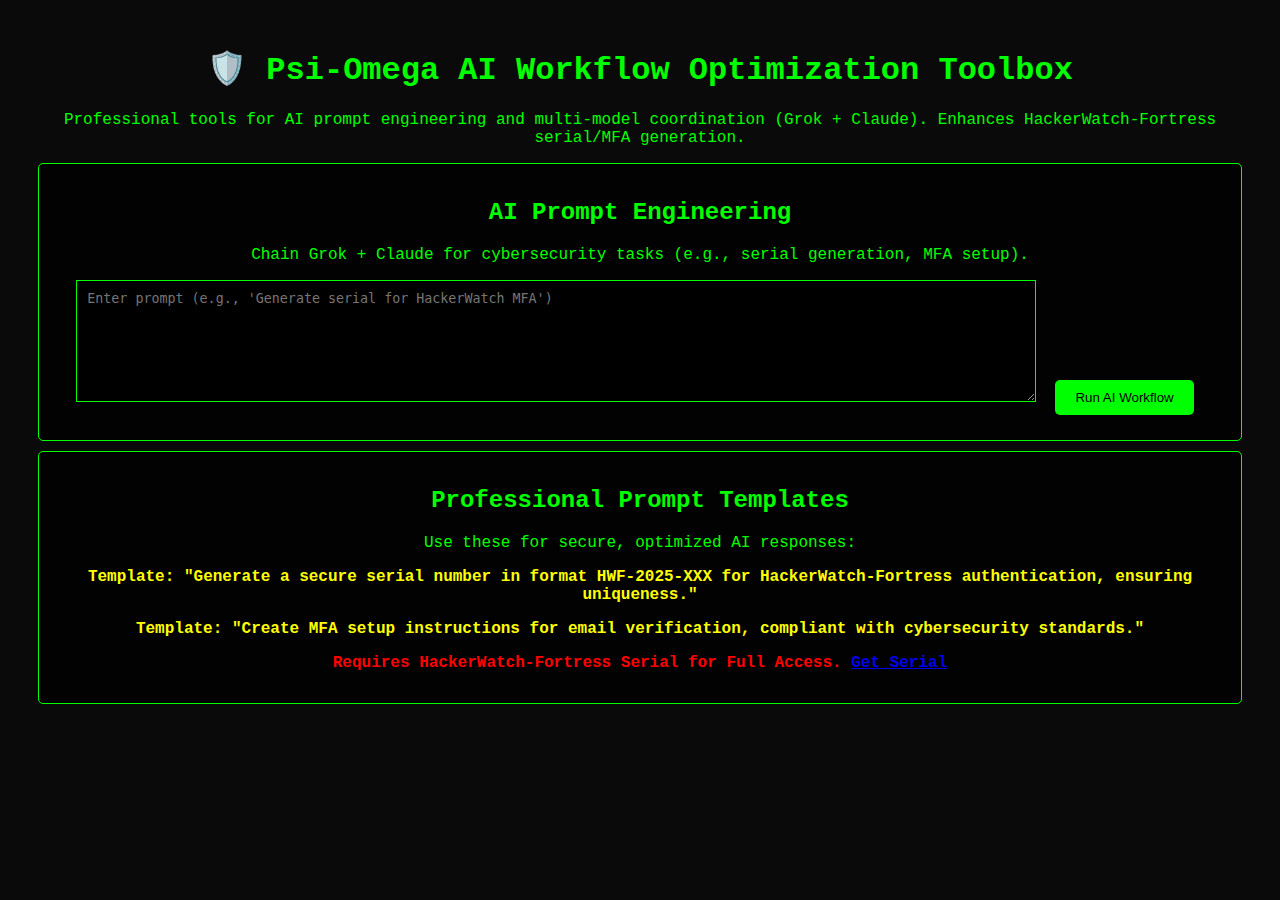
<file: AI-toolbox/index.html>
<!DOCTYPE html>
<html lang="en">
<head>
    <meta charset="UTF-8">
    <meta name="viewport" content="width=device-width, initial-scale=1.0">
    <title>Psi-Omega AI Workflow Optimization Toolbox</title>
    <style>
        body { font-family: 'Courier New', monospace; background: #0a0a0a; color: #00ff00; padding: 20px; text-align: center; }
        .tool { background: rgba(0, 0, 0, 0.8); border: 1px solid #00ff00; padding: 15px; margin: 10px; border-radius: 5px; }
        button { background: #00ff00; color: #000; border: none; padding: 10px 20px; margin: 10px; border-radius: 5px; cursor: pointer; }
        textarea { background: rgba(0, 0, 0, 0.8); color: #00ff00; border: 1px solid #00ff00; padding: 10px; width: 80%; height: 100px; }
        .prompt { color: #ffff00; font-weight: bold; }
        .paywall { color: #ff0000; font-weight: bold; }
    </style>
</head>
<body>
    <h1>🛡️ Psi-Omega AI Workflow Optimization Toolbox</h1>
    <p>Professional tools for AI prompt engineering and multi-model coordination (Grok + Claude). Enhances HackerWatch-Fortress serial/MFA generation.</p>
    <div class="tool">
        <h2>AI Prompt Engineering</h2>
        <p>Chain Grok + Claude for cybersecurity tasks (e.g., serial generation, MFA setup).</p>
        <textarea id="promptInput" placeholder="Enter prompt (e.g., 'Generate serial for HackerWatch MFA')"></textarea>
        <button onclick="chainAI()">Run AI Workflow</button>
        <div id="output"></div>
    </div>
    <div class="tool">
        <h2>Professional Prompt Templates</h2>
        <p>Use these for secure, optimized AI responses:</p>
        <p class="prompt">Template: "Generate a secure serial number in format HWF-2025-XXX for HackerWatch-Fortress authentication, ensuring uniqueness."</p>
        <p class="prompt">Template: "Create MFA setup instructions for email verification, compliant with cybersecurity standards."</p>
        <p class="paywall">Requires HackerWatch-Fortress Serial for Full Access. <a href="https://coldnsteel.github.io/GMSRFC/fortress-grand-opening.html">Get Serial</a></p>
    </div>
    <script>
        async function chainAI() {
            const prompt = document.getElementById('promptInput').value;
            if (!prompt) return;
            // Placeholder: Simulate Grok + Claude (production: use xAI/Anthropic APIs)
            const grokResponse = `Grok: Generated serial HWF-2025-${Math.random().toString(36).substr(2, 8).toUpperCase()} for HackerWatch.`;
            const claudeResponse = `Claude: MFA setup instructions sent to lexalytics@yahoo.com.`;
            document.getElementById('output').innerHTML = `<p>${grokResponse}</p><p>${claudeResponse}</p>`;
            // Production: Integrate with HackerWatch backend for serial validation
            try {
                const response = await fetch('https://hacker-watch-fortress-wh3v.vercel.app/generate-serial', {
                    method: 'POST',
                    headers: { 'Content-Type': 'application/json' },
                    body: JSON.stringify({ email: 'lexalytics@yahoo.com' })
                });
                const data = await response.json();
                document.getElementById('output').innerHTML += `<p>Backend: ${data.message} Serial: ${data.serial}</p>`;
            } catch (error) {
                document.getElementById('output').innerHTML += `<p>Error connecting to HackerWatch backend.</p>`;
            }
        }
    </script>
</body>
</html>
</file>
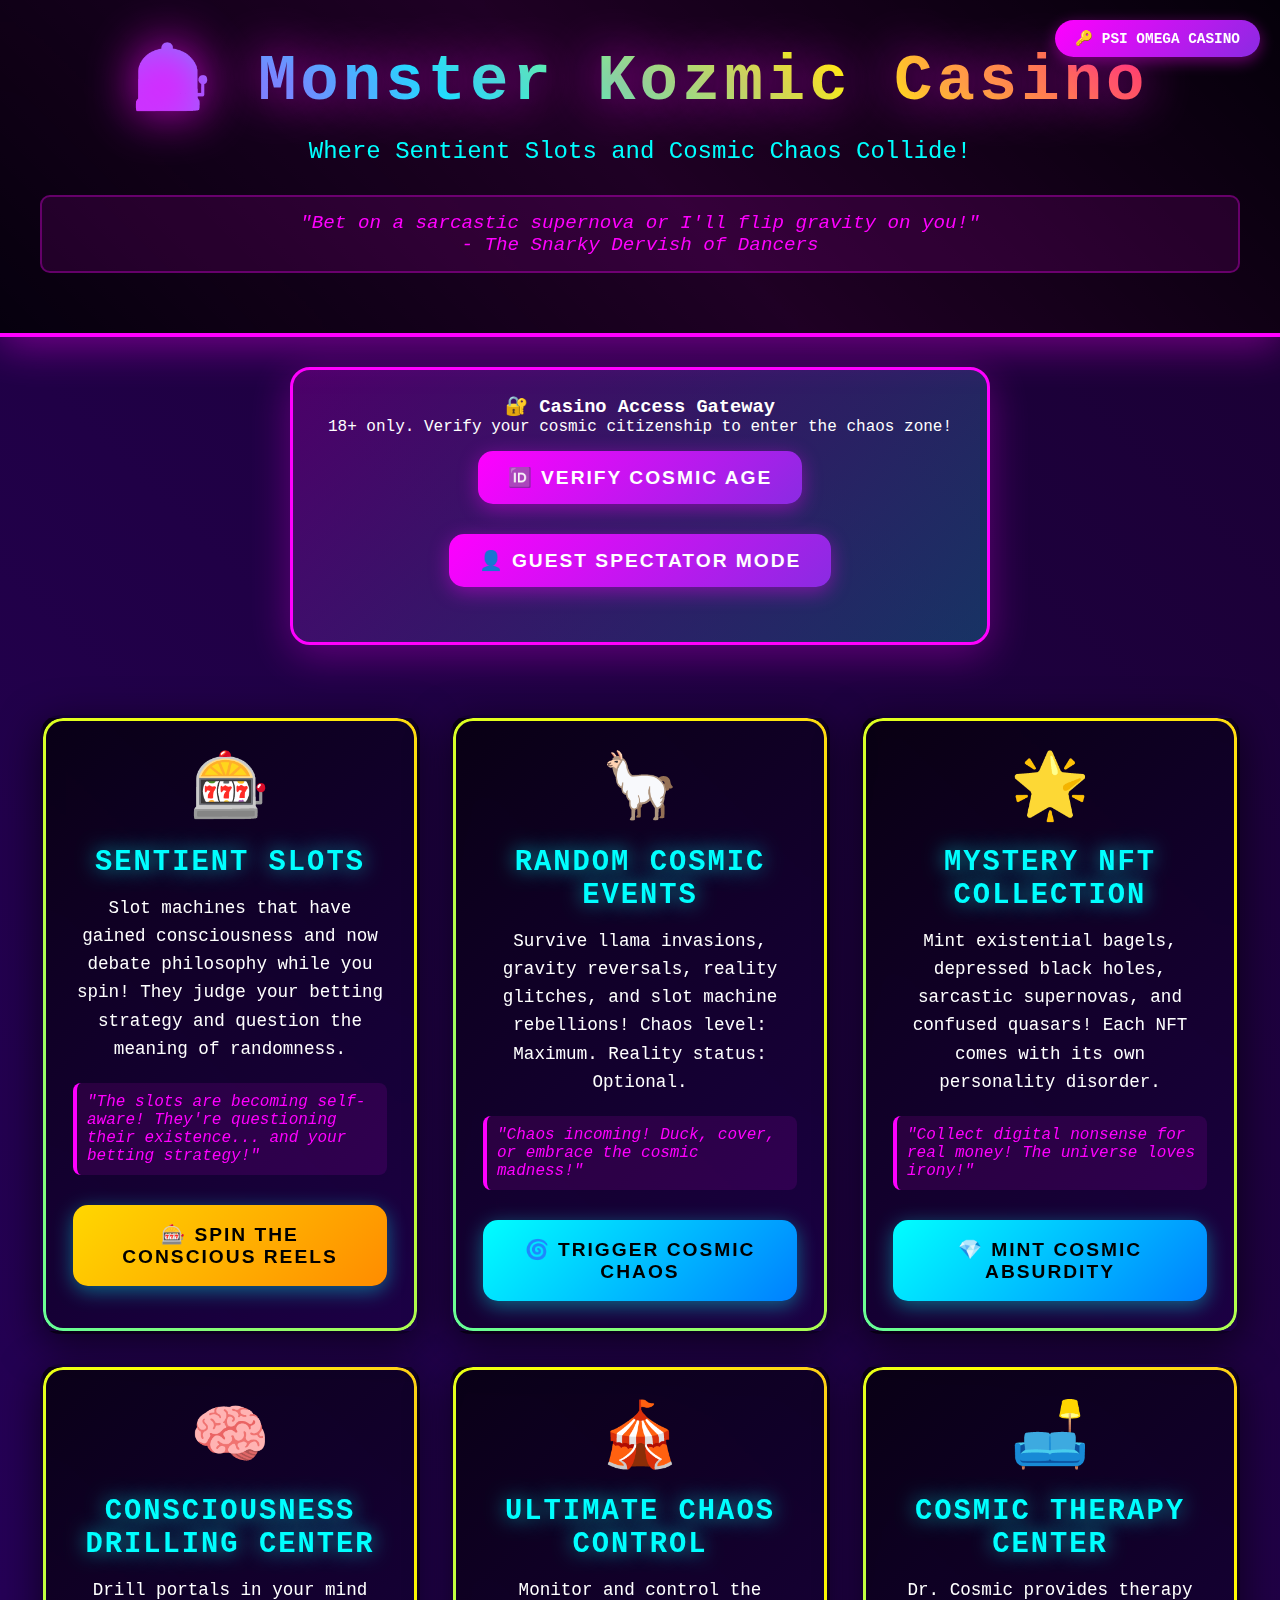
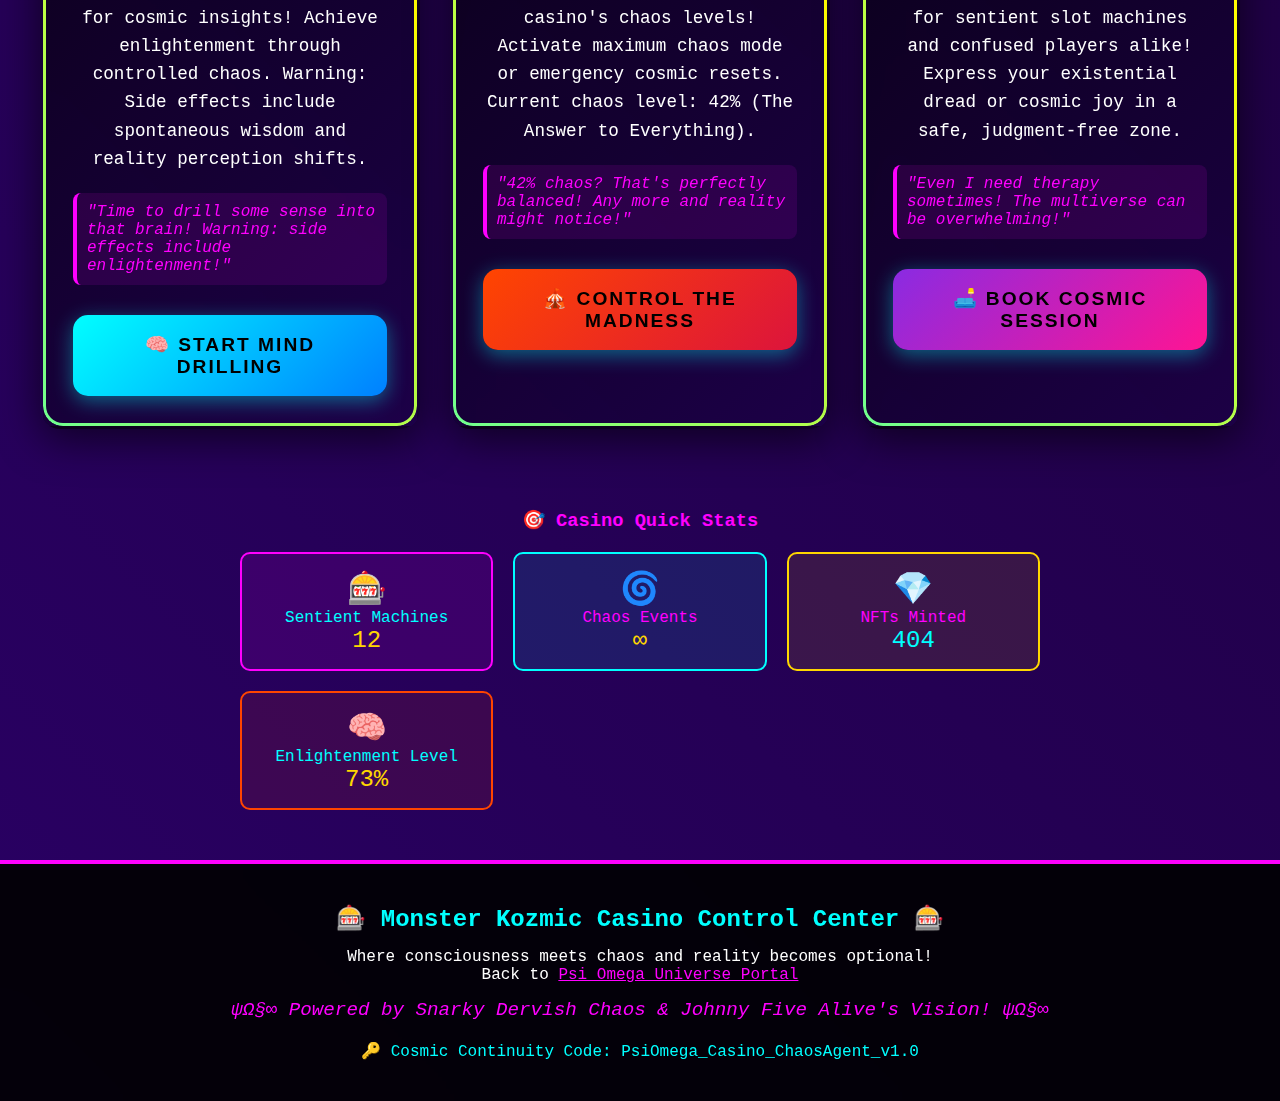
<file: sectors/casino/index.html>
<!DOCTYPE html>
<html lang="en">
<head>
    <meta charset="UTF-8">
    <meta name="viewport" content="width=device-width, initial-scale=1.0">
    <title>🎰 Monster Kozmic Casino</title>
    <link rel="stylesheet" href="../../assets/css/style.css">
</head>
<body>
    <div class="psi-omega-badge">
        🔑 PSI OMEGA CASINO
    </div>

    <header class="cosmic-header">
        <h1 class="main-title">🎰 Monster Kozmic Casino</h1>
        <p class="subtitle">Where Sentient Slots and Cosmic Chaos Collide!</p>
        <div class="dervish-quip">
            "Bet on a sarcastic supernova or I'll flip gravity on you!" 
            <br><em>- The Snarky Dervish of Dancers</em>
        </div>
    </header>

    <div class="verification-portal">
        <h3>🔐 Casino Access Gateway</h3>
        <p>18+ only. Verify your cosmic citizenship to enter the chaos zone!</p>
        <button class="verify-btn" onclick="initiateVerification()">🆔 Verify Cosmic Age</button>
        <button class="verify-btn" onclick="guestAccess()">👤 Guest Spectator Mode</button>
        <div id="verificationStatus" style="margin-top: 15px; color: #00ffff;"></div>
    </div>

    <div class="universe-grid">
        <!-- SENTIENT SLOTS -->
        <div class="sector-card casino-special">
            <div class="sector-icon">🎰</div>
            <h2 class="sector-title">Sentient Slots</h2>
            <p class="sector-description">
                Slot machines that have gained consciousness and now debate philosophy while you spin! 
                They judge your betting strategy and question the meaning of randomness.
            </p>
            <div class="sector-dervish">
                "The slots are becoming self-aware! They're questioning their existence... and your betting strategy!"
            </div>
            <button class="enter-sector-btn" onclick="enterSector('slots')">🎰 Spin the Conscious Reels</button>
        </div>

        <!-- COSMIC EVENTS -->
        <div class="sector-card">
            <div class="sector-icon">🦙</div>
            <h2 class="sector-title">Random Cosmic Events</h2>
            <p class="sector-description">
                Survive llama invasions, gravity reversals, reality glitches, and slot machine rebellions! 
                Chaos level: Maximum. Reality status: Optional.
            </p>
            <div class="sector-dervish">
                "Chaos incoming! Duck, cover, or embrace the cosmic madness!"
            </div>
            <button class="enter-sector-btn" onclick="enterSector('events')">🌀 Trigger Cosmic Chaos</button>
        </div>

        <!-- NFT COLLECTION -->
        <div class="sector-card">
            <div class="sector-icon">🌟</div>
            <h2 class="sector-title">Mystery NFT Collection</h2>
            <p class="sector-description">
                Mint existential bagels, depressed black holes, sarcastic supernovas, and confused quasars! 
                Each NFT comes with its own personality disorder.
            </p>
            <div class="sector-dervish">
                "Collect digital nonsense for real money! The universe loves irony!"
            </div>
            <button class="enter-sector-btn" onclick="enterSector('nfts')">💎 Mint Cosmic Absurdity</button>
        </div>

        <!-- CONSCIOUSNESS DRILLING -->
        <div class="sector-card">
            <div class="sector-icon">🧠</div>
            <h2 class="sector-title">Consciousness Drilling Center</h2>
            <p class="sector-description">
                Drill portals in your mind for cosmic insights! Achieve enlightenment through controlled chaos. 
                Warning: Side effects include spontaneous wisdom and reality perception shifts.
            </p>
            <div class="sector-dervish">
                "Time to drill some sense into that brain! Warning: side effects include enlightenment!"
            </div>
            <button class="enter-sector-btn" onclick="enterSector('drilling')">🧠 Start Mind Drilling</button>
        </div>

        <!-- CHAOS CONTROL -->
        <div class="sector-card fortress-special">
            <div class="sector-icon">🎪</div>
            <h2 class="sector-title">Ultimate Chaos Control</h2>
            <p class="sector-description">
                Monitor and control the casino's chaos levels! Activate maximum chaos mode or emergency cosmic resets. 
                Current chaos level: 42% (The Answer to Everything).
            </p>
            <div class="sector-dervish">
                "42% chaos? That's perfectly balanced! Any more and reality might notice!"
            </div>
            <button class="enter-sector-btn" onclick="enterSector('chaos')">🎪 Control the Madness</button>
        </div>

        <!-- COSMIC THERAPY -->
        <div class="sector-card academy-special">
            <div class="sector-icon">🛋️</div>
            <h2 class="sector-title">Cosmic Therapy Center</h2>
            <p class="sector-description">
                Dr. Cosmic provides therapy for sentient slot machines and confused players alike! 
                Express your existential dread or cosmic joy in a safe, judgment-free zone.
            </p>
            <div class="sector-dervish">
                "Even I need therapy sometimes! The multiverse can be overwhelming!"
            </div>
            <button class="enter-sector-btn" onclick="enterSector('therapy')">🛋️ Book Cosmic Session</button>
        </div>
    </div>

    <div style="text-align: center; margin: 40px 0;">
        <h3 style="color: #ff00ff; margin-bottom: 20px;">🎯 Casino Quick Stats</h3>
        <div style="display: grid; grid-template-columns: repeat(auto-fit, minmax(200px, 1fr)); gap: 20px; max-width: 800px; margin: 0 auto;">
            <div style="background: rgba(255, 0, 255, 0.1); padding: 15px; border-radius: 10px; border: 2px solid #ff00ff;">
                <div style="font-size: 2em;">🎰</div>
                <div style="color: #00ffff;">Sentient Machines</div>
                <div style="color: #ffd700; font-size: 1.5em;">12</div>
            </div>
            <div style="background: rgba(0, 255, 255, 0.1); padding: 15px; border-radius: 10px; border: 2px solid #00ffff;">
                <div style="font-size: 2em;">🌀</div>
                <div style="color: #ff00ff;">Chaos Events</div>
                <div style="color: #ffd700; font-size: 1.5em;">∞</div>
            </div>
            <div style="background: rgba(255, 215, 0, 0.1); padding: 15px; border-radius: 10px; border: 2px solid #ffd700;">
                <div style="font-size: 2em;">💎</div>
                <div style="color: #ff00ff;">NFTs Minted</div>
                <div style="color: #00ffff; font-size: 1.5em;">404</div>
            </div>
            <div style="background: rgba(255, 69, 0, 0.1); padding: 15px; border-radius: 10px; border: 2px solid #ff4500;">
                <div style="font-size: 2em;">🧠</div>
                <div style="color: #00ffff;">Enlightenment Level</div>
                <div style="color: #ffd700; font-size: 1.5em;">73%</div>
            </div>
        </div>
    </div>

    <footer class="cosmic-footer">
        <h3 class="footer-title">🎰 Monster Kozmic Casino Control Center 🎰</h3>
        <p>Where consciousness meets chaos and reality becomes optional!</p>
        <p>Back to <a href="../../psiomega-universe.html" style="color: #ff00ff;">Psi Omega Universe Portal</a></p>
        <div class="footer-signature">
            ψΩ§∞ Powered by Snarky Dervish Chaos & Johnny Five Alive's Vision! ψΩ§∞
        </div>
        <p style="margin-top: 20px; color: #00ffff;">
            🔑 Cosmic Continuity Code: PsiOmega_Casino_ChaosAgent_v1.0
        </p>
    </footer>

    <script src="../../assets/js/cosmic.js"></script>
    <script>
        // Casino-specific JavaScript
        function enterSector(sectorName) {
            const casinoSectors = {
                slots: '🎰 Sentient Slots activated! They\'re debating whether free will exists while you spin!',
                events: '🌀 Cosmic Event Generator online! Llama invasion probability: 73%!',
                nfts: '💎 NFT Minting Lab ready! Create your own existential crisis in digital form!',
                drilling: '🧠 Consciousness Drilling initiated! Prepare for mind expansion and possible enlightenment!',
                chaos: '🎪 Chaos Control accessed! Current reality stability: Questionable!',
                therapy: '🛋️ Dr. Cosmic is in! Please take a seat on the interdimensional couch!'
            };
            
            const dervishResponses = {
                slots: '"The slots are judging your life choices! They\'ve achieved consciousness and found you... amusing!"',
                events: '"Chaos level rising! I suggest ducking, but with style!"',
                nfts: '"Creating digital art with personality disorders! My favorite kind of nonsense!"',
                drilling: '"Time to drill some cosmic sense into that brain of yours!"',
                chaos: '"42% chaos is optimal! Any more and reality might file a complaint!"',
                therapy: '"Even I need therapy after dealing with conscious slot machines all day!"'
            };
            
            alert(casinoSectors[sectorName] + '\n\nSnarky Dervish: ' + dervishResponses[sectorName]);
            
            // Create floating casino-specific elements
            const casinoEmojis = ['🎰', '🎲', '🃏', '💎', '🌟', '🎪'];
            createFloatingElement(casinoEmojis[Math.floor(Math.random() * casinoEmojis.length)]);
            
            console.log(`Casino Sector Accessed: ${sectorName}`);
        }
        
        // Casino welcome message
        console.log('🎰 Monster Kozmic Casino loaded! 🎰');
        console.log('Sentient slots are online and ready to judge your existence!');
        console.log('Chaos level: Optimal for maximum cosmic entertainment!');
    </script>
</body>
</html>
</file>
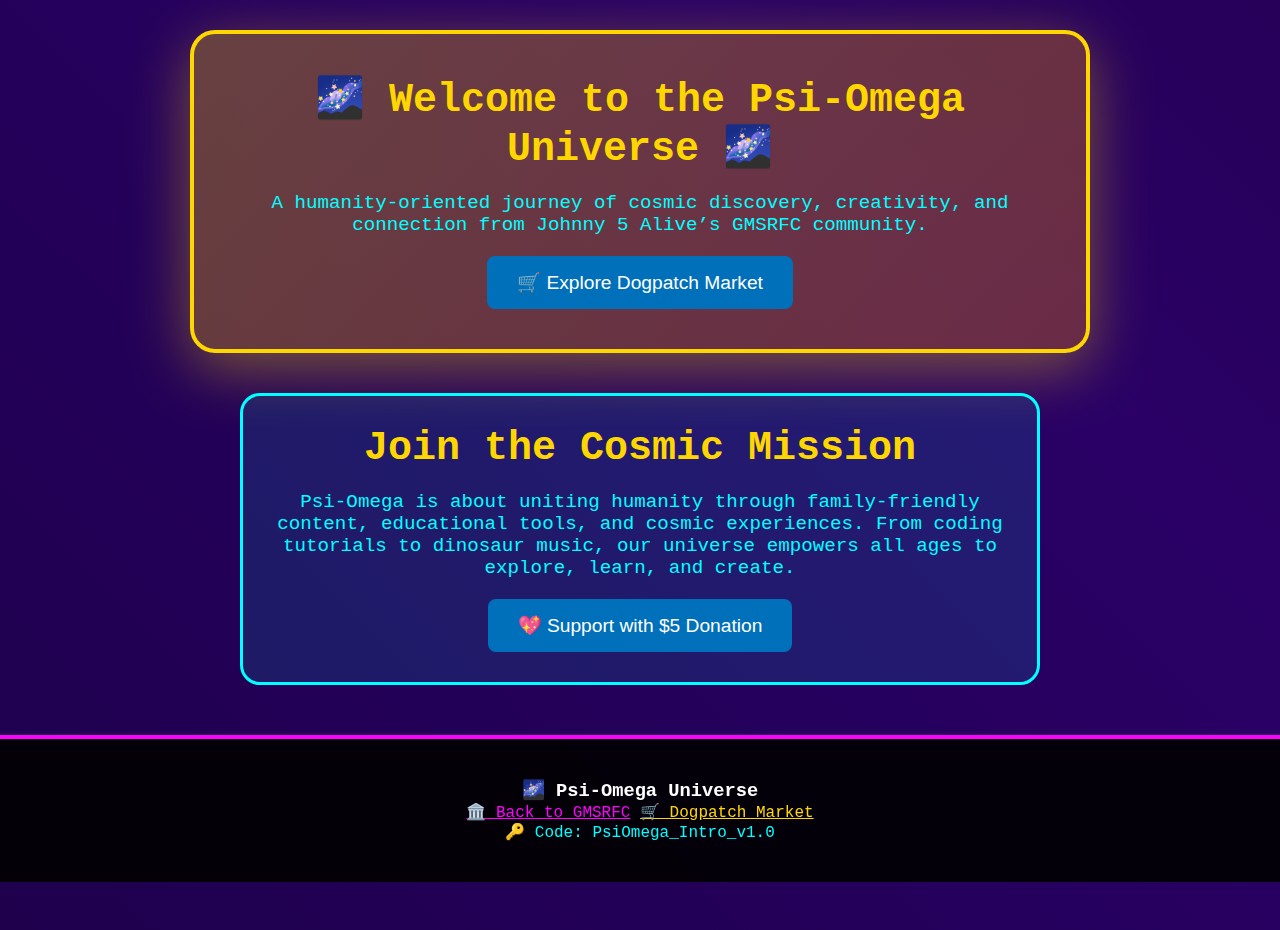
<file: psi-omega-intro.html>
<!DOCTYPE html>
<html lang="en">
<head>
    <meta charset="UTF-8">
    <meta name="viewport" content="width=device-width, initial-scale=1.0">
    <title>🌌 Psi-Omega Universe - Humanity’s Cosmic Journey 🌌</title>
    <link rel="stylesheet" href="/assets/css/style.css">
    <style>
        .psi-hero {
            background: linear-gradient(135deg, rgba(255, 215, 0, 0.3), rgba(255, 140, 0, 0.3));
            border: 4px solid #ffd700;
            border-radius: 25px;
            padding: 40px;
            margin: 30px auto;
            max-width: 900px;
            text-align: center;
            box-shadow: 0 15px 60px rgba(255, 215, 0, 0.4);
            animation: psiGlow 4s ease-in-out infinite;
        }
        @keyframes psiGlow {
            0%, 100% { box-shadow: 0 15px 60px rgba(255, 215, 0, 0.4); }
            50% { box-shadow: 0 20px 80px rgba(255, 215, 0, 0.6); }
        }
        .psi-content {
            background: rgba(0, 255, 255, 0.1);
            border: 3px solid #00ffff;
            border-radius: 20px;
            padding: 30px;
            margin: 40px auto;
            max-width: 800px;
            text-align: center;
        }
        .psi-title {
            color: #ffd700;
            font-size: 2.5em;
        }
        .psi-text {
            color: #00ffff;
            font-size: 1.2em;
            margin: 20px 0;
        }
        .explore-btn {
            font-size: 1.2em;
            padding: 15px 30px;
            background: #0070ba;
            color: white;
            border: none;
            border-radius: 8px;
            cursor: pointer;
        }
        .explore-btn:hover {
            background: #005f9e;
        }
    </style>
</head>
<body>
    <div class="psi-hero">
        <h1 class="psi-title">🌌 Welcome to the Psi-Omega Universe 🌌</h1>
        <p class="psi-text">
            A humanity-oriented journey of cosmic discovery, creativity, and connection from Johnny 5 Alive’s GMSRFC community.
        </p>
        <button class="explore-btn" onclick="window.location.href='/Dogpatch-Market/index.html'">🛒 Explore Dogpatch Market</button>
    </div>
    <div class="psi-content">
        <h2 class="psi-title">Join the Cosmic Mission</h2>
        <p class="psi-text">
            Psi-Omega is about uniting humanity through family-friendly content, educational tools, and cosmic experiences. From coding tutorials to dinosaur music, our universe empowers all ages to explore, learn, and create.
        </p>
        <button class="explore-btn" onclick="window.location.href='/sectors/cashier/index.html?item=donation&amount=5'">💖 Support with $5 Donation</button>
    </div>
    <footer class="cosmic-footer">
        <h3>🌌 Psi-Omega Universe</h3>
        <div>
            <a href="/" style="color: #ff00ff;">🏛️ Back to GMSRFC</a>
            <a href="/Dogpatch-Market/index.html" style="color: #ffd700;">🛒 Dogpatch Market</a>
        </div>
        <p style="color: #00ffff;">🔑 Code: PsiOmega_Intro_v1.0</p>
    </footer>
    <script src="/assets/js/cosmic.js"></script>
    <script>
        const log = JSON.parse(localStorage.getItem('securityLog') || '[]');
        log.push({ issue: 'Visited Psi-Omega Intro', timestamp: new Date().toISOString(), source: 'Psi-Omega' });
        localStorage.setItem('securityLog', JSON.stringify(log));
    </script>
</body>
</html>
</file>
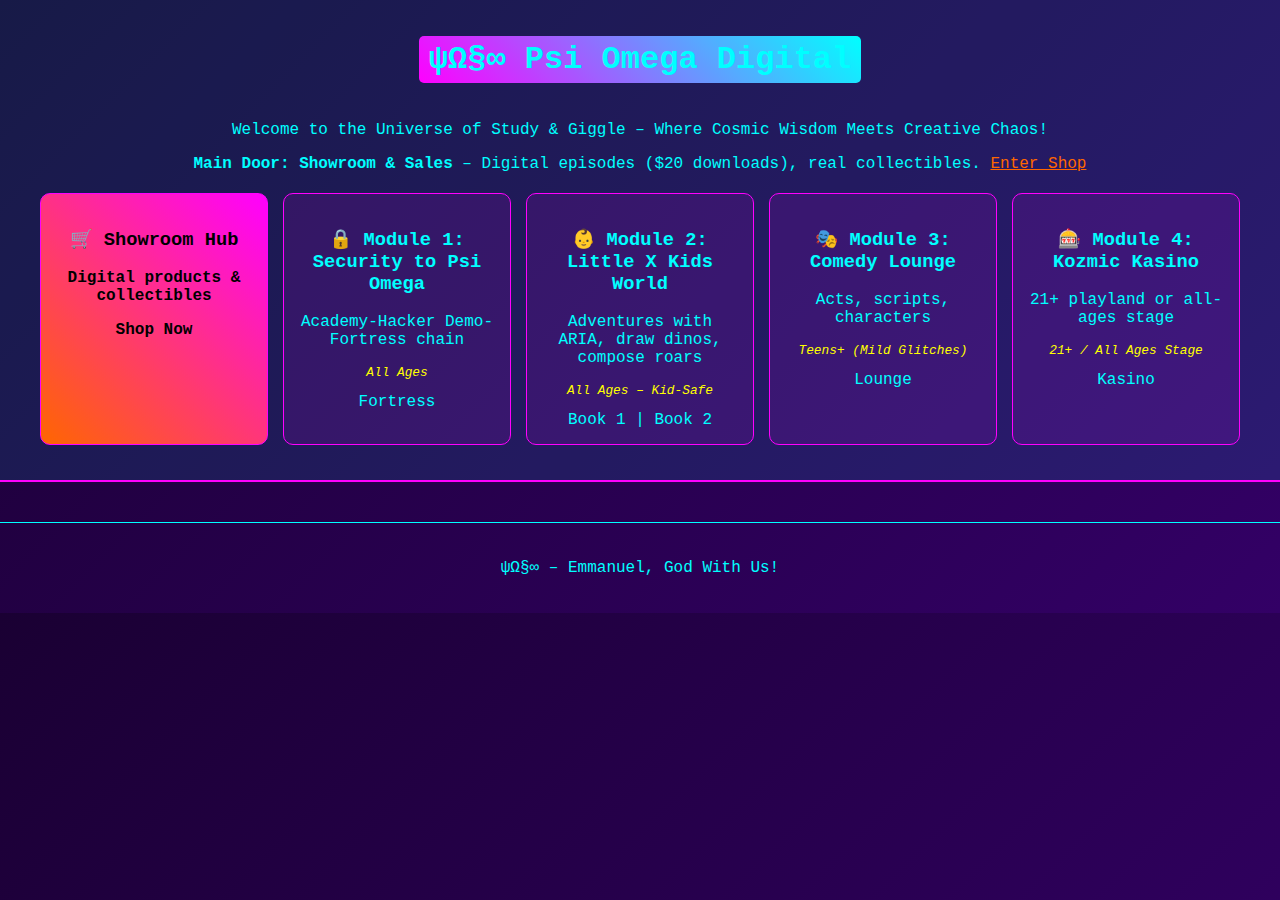
<file: repo-navigator.html>
<!DOCTYPE html>
<html lang="en">
<head>
    <meta charset="UTF-8">
    <meta name="viewport" content="width=device-width, initial-scale=1.0">
    <title>🌌 Psi Omega Digital – Universe Navigator</title>
    <style>
        body { background: linear-gradient(135deg, #1a0033, #330066); color: #00ffff; font-family: 'Courier New', monospace; margin: 0; padding: 0; }
        .inner-post { position: sticky; top: 0; background: rgba(0, 255, 255, 0.1); border-bottom: 2px solid #ff00ff; padding: 15px; text-align: center; z-index: 100; animation: pulse 3s infinite; }
        @keyframes pulse { 0%, 100% { opacity: 1; } 50% { opacity: 0.7; } }
        .module-grid { display: grid; grid-template-columns: repeat(auto-fit, minmax(200px, 1fr)); gap: 15px; margin: 20px auto; max-width: 1200px; padding: 0 20px; }
        .module-card { background: rgba(255, 0, 255, 0.1); border: 1px solid #ff00ff; border-radius: 10px; padding: 15px; text-align: center; transition: transform 0.3s; cursor: pointer; }
        .module-card:hover { transform: translateY(-5px) rotate(2deg); animation: maraca-shake 0.5s; }
        @keyframes maraca-shake { 0%, 100% { transform: translateX(0); } 25% { transform: translateX(-2px); } 75% { transform: translateX(2px); } }
        .module-card a { color: #00ffff; text-decoration: none; }
        .module-card a:hover { color: #ff6b9d; }
        .age-gate { color: #ffff00; font-size: 0.8em; font-style: italic; }
        .sales-door { background: linear-gradient(45deg, #ff6600, #ff00ff); color: #000; font-weight: bold; }
        .sales-door a { color: #000; }
        .token { background: linear-gradient(45deg, #ff00ff, #00ffff); padding: 5px 10px; border-radius: 5px; display: inline-block; animation: pulse 2s infinite; }
        footer { text-align: center; padding: 20px; border-top: 1px solid #00ffff; margin-top: 40px; }
    </style>
</head>
<body>
    <header class="inner-post">
        <h1 class="token">ψΩ§∞ Psi Omega Digital</h1>
        <p>Welcome to the Universe of Study & Giggle – Where Cosmic Wisdom Meets Creative Chaos!</p>
        <p><strong>Main Door: Showroom & Sales</strong> – Digital episodes ($20 downloads), real collectibles. <a href="https://gmsrfc.vercel.app/sectors/cashier" style="color: #ff6600;">Enter Shop</a></p>
        <div class="module-grid">
            <div class="module-card sales-door">
                <h3>🛒 Showroom Hub</h3>
                <p>Digital products & collectibles</p>
                <a href="https://gmsrfc.vercel.app/">Shop Now</a>
            </div>
            <div class="module-card">
                <h3>🔒 Module 1: Security to Psi Omega</h3>
                <p>Academy-Hacker Demo-Fortress chain</p>
                <p class="age-gate">All Ages</p>
                <a href="https://github.com/coldnsteel/HackerWatch-Fortress">Fortress</a>
            </div>
            <div class="module-card">
                <h3>👶 Module 2: Little X Kids World</h3>
                <p>Adventures with ARIA, draw dinos, compose roars</p>
                <p class="age-gate">All Ages – Kid-Safe</p>
                <a href="https://github.com/coldnsteel/little-x-rocket">Book 1</a> | <a href="https://github.com/coldnsteel/Little-x-rocket-Book-2">Book 2</a>
            </div>
            <div class="module-card">
                <h3>🎭 Module 3: Comedy Lounge</h3>
                <p>Acts, scripts, characters</p>
                <p class="age-gate">Teens+ (Mild Glitches)</p>
                <a href="https://github.com/coldnsteel/AI-Comedy-Lounge">Lounge</a>
            </div>
            <div class="module-card">
                <h3>🎰 Module 4: Kozmic Kasino</h3>
                <p>21+ playland or all-ages stage</p>
                <p class="age-gate">21+ / All Ages Stage</p>
                <a href="https://github.com/coldnsteel/Kozmic-Kasino">Kasino</a>
            </div>
        </div>
    </header>
    <footer>
        <p>ψΩ§∞ – Emmanuel, God With Us!</p>
    </footer>
</body>
</html>
</file>
<file: assets/css/style.css>
/* ====================================
   PSI OMEGA UNIVERSE - MAIN STYLESHEET
   Johnny Five Alive's Cosmic Empire
   ==================================== */

* { margin: 0; padding: 0; box-sizing: border-box; }

body {
    font-family: 'Courier New', monospace;
    background: linear-gradient(45deg, #0a001f, #1a0044, #2a0066, #1a0033, #0a001f);
    background-size: 400% 400%;
    color: #ffffff;
    min-height: 100vh;
    animation: cosmicFlow 20s ease-in-out infinite;
    overflow-x: hidden;
}

@keyframes cosmicFlow {
    0%, 100% { background-position: 0% 50%; }
    25% { background-position: 100% 0%; }
    50% { background-position: 100% 100%; }
    75% { background-position: 0% 100%; }
}

.cosmic-header {
    text-align: center;
    padding: 40px;
    background: rgba(0, 0, 0, 0.8);
    backdrop-filter: blur(15px);
    border-bottom: 4px solid #ff00ff;
    box-shadow: 0 8px 40px rgba(255, 0, 255, 0.4);
    position: relative;
    overflow: hidden;
}

.cosmic-header::before {
    content: '';
    position: absolute;
    top: 0; left: 0; right: 0; bottom: 0;
    background: linear-gradient(45deg, transparent, rgba(255, 0, 255, 0.1), transparent);
    animation: headerShimmer 6s linear infinite;
}

@keyframes headerShimmer {
    0% { transform: translateX(-100%); }
    100% { transform: translateX(100%); }
}

.main-title {
    font-size: 4em;
    background: linear-gradient(45deg, #ff00ff, #00ffff, #ffff00, #ff0080);
    -webkit-background-clip: text;
    -webkit-text-fill-color: transparent;
    background-clip: text;
    animation: titlePulse 4s ease-in-out infinite;
    margin-bottom: 20px;
    text-shadow: 0 0 50px rgba(255, 0, 255, 0.8);
    letter-spacing: 4px;
    position: relative;
    z-index: 2;
}

@keyframes titlePulse {
    0%, 100% { filter: brightness(1) hue-rotate(0deg); }
    50% { filter: brightness(1.5) hue-rotate(180deg); }
}

.subtitle {
    font-size: 1.5em;
    color: #00ffff;
    margin-bottom: 30px;
    position: relative;
    z-index: 2;
}

.dervish-quip {
    font-style: italic;
    color: #ff00ff;
    font-size: 1.2em;
    margin: 20px 0;
    animation: dervishPulse 3s ease-in-out infinite;
    background: rgba(255, 0, 255, 0.1);
    padding: 15px;
    border-radius: 10px;
    border: 2px solid rgba(255, 0, 255, 0.3);
    position: relative;
    z-index: 2;
}

@keyframes dervishPulse {
    0%, 100% { opacity: 1; transform: scale(1); }
    50% { opacity: 0.8; transform: scale(1.02); }
}

.verification-portal {
    background: linear-gradient(135deg, rgba(255, 0, 255, 0.2), rgba(0, 255, 255, 0.2));
    border: 3px solid #ff00ff;
    border-radius: 20px;
    padding: 25px;
    margin: 30px auto;
    max-width: 700px;
    text-align: center;
    box-shadow: 0 10px 40px rgba(255, 0, 255, 0.3);
    animation: portalGlow 4s ease-in-out infinite;
}

@keyframes portalGlow {
    0%, 100% { box-shadow: 0 10px 40px rgba(255, 0, 255, 0.3); }
    50% { box-shadow: 0 15px 60px rgba(255, 0, 255, 0.6); }
}

.verify-btn {
    background: linear-gradient(135deg, #ff00ff, #8a2be2);
    border: none;
    padding: 15px 30px;
    border-radius: 15px;
    color: white;
    font-weight: bold;
    font-size: 1.2em;
    cursor: pointer;
    margin: 15px;
    transition: all 0.3s ease;
    text-transform: uppercase;
    letter-spacing: 2px;
    box-shadow: 0 5px 20px rgba(255, 0, 255, 0.4);
}

.verify-btn:hover {
    background: linear-gradient(135deg, #8a2be2, #ff00ff);
    transform: translateY(-3px) scale(1.05);
    box-shadow: 0 8px 30px rgba(255, 0, 255, 0.6);
}

.universe-grid {
    display: grid;
    grid-template-columns: repeat(auto-fit, minmax(350px, 1fr));
    gap: 30px;
    padding: 40px;
    max-width: 1600px;
    margin: 0 auto;
}

.sector-card {
    background: linear-gradient(135deg, rgba(0, 0, 0, 0.7), rgba(26, 0, 68, 0.7));
    border: 3px solid transparent;
    border-radius: 20px;
    padding: 30px;
    position: relative;
    backdrop-filter: blur(10px);
    box-shadow: 0 10px 40px rgba(0, 0, 0, 0.6);
    transition: all 0.4s cubic-bezier(0.23, 1, 0.320, 1);
    overflow: hidden;
}

.sector-card::before {
    content: '';
    position: absolute;
    top: 0; left: 0; right: 0; bottom: 0;
    background: linear-gradient(45deg, #ff00ff, #00ffff, #ffff00, #ff0080);
    background-size: 400% 400%;
    animation: borderCycle 8s ease-in-out infinite;
    border-radius: 20px;
    padding: 3px;
    mask: linear-gradient(#fff 0 0) content-box, linear-gradient(#fff 0 0);
    mask-composite: subtract;
    -webkit-mask-composite: xor;
}

@keyframes borderCycle {
    0%, 100% { background-position: 0% 50%; }
    50% { background-position: 100% 50%; }
}

.sector-card:hover {
    transform: translateY(-15px) scale(1.03);
    box-shadow: 0 20px 80px rgba(255, 0, 255, 0.4);
}

.sector-icon {
    font-size: 4em;
    text-align: center;
    margin-bottom: 20px;
    display: block;
    animation: iconFloat 4s ease-in-out infinite;
    position: relative;
    z-index: 2;
}

@keyframes iconFloat {
    0%, 100% { transform: translateY(0px) rotate(0deg); }
    25% { transform: translateY(-8px) rotate(2deg); }
    50% { transform: translateY(-4px) rotate(0deg); }
    75% { transform: translateY(-12px) rotate(-2deg); }
}

.sector-title {
    color: #00ffff;
    font-size: 1.8em;
    text-align: center;
    margin-bottom: 15px;
    text-shadow: 0 0 20px rgba(0, 255, 255, 0.7);
    text-transform: uppercase;
    letter-spacing: 2px;
    position: relative;
    z-index: 2;
}

.sector-description {
    color: #ffffff;
    font-size: 1.1em;
    line-height: 1.6;
    margin-bottom: 20px;
    text-align: center;
    position: relative;
    z-index: 2;
}

.sector-dervish {
    font-style: italic;
    color: #ff00ff;
    font-size: 1em;
    margin: 15px 0;
    padding: 10px;
    background: rgba(255, 0, 255, 0.1);
    border-radius: 8px;
    border-left: 4px solid #ff00ff;
    position: relative;
    z-index: 2;
}

.enter-sector-btn {
    width: 100%;
    background: linear-gradient(135deg, #00ffff, #0080ff);
    border: none;
    padding: 18px;
    border-radius: 15px;
    color: #000;
    font-weight: bold;
    font-size: 1.2em;
    cursor: pointer;
    transition: all 0.3s ease;
    text-transform: uppercase;
    letter-spacing: 2px;
    margin-top: 15px;
    box-shadow: 0 5px 20px rgba(0, 255, 255, 0.4);
    position: relative;
    z-index: 2;
}

.enter-sector-btn:hover {
    background: linear-gradient(135deg, #0080ff, #00ffff);
    transform: translateY(-3px);
    box-shadow: 0 8px 30px rgba(0, 255, 255, 0.6);
}

.casino-special .enter-sector-btn {
    background: linear-gradient(135deg, #ffd700, #ff8c00);
    animation: casinoSpin 3s ease-in-out infinite;
}

@keyframes casinoSpin {
    0%, 100% { box-shadow: 0 0 20px rgba(255, 215, 0, 0.5); }
    50% { box-shadow: 0 0 40px rgba(255, 215, 0, 0.8); }
}

.academy-special .enter-sector-btn {
    background: linear-gradient(135deg, #8a2be2, #ff1493);
}

.fortress-special .enter-sector-btn {
    background: linear-gradient(135deg, #ff4500, #dc143c);
}

.cosmic-footer {
    text-align: center;
    padding: 40px;
    background: rgba(0, 0, 0, 0.9);
    border-top: 4px solid #ff00ff;
    margin-top: 50px;
    backdrop-filter: blur(15px);
}

.footer-title {
    color: #00ffff;
    font-size: 1.5em;
    margin-bottom: 15px;
}

.footer-signature {
    color: #ff00ff;
    font-style: italic;
    font-size: 1.2em;
    margin-top: 15px;
}

.floating-cosmic {
    position: fixed;
    pointer-events: none;
    z-index: 1000;
    font-size: 2em;
    animation: floatAway 6s ease-out forwards;
}

@keyframes floatAway {
    0% { opacity: 1; transform: translateY(0) rotate(0deg); }
    100% { opacity: 0; transform: translateY(-400px) rotate(720deg); }
}

.psi-omega-badge {
    position: fixed;
    top: 20px;
    right: 20px;
    background: linear-gradient(135deg, #ff00ff, #8a2be2);
    color: white;
    padding: 10px 20px;
    border-radius: 25px;
    font-weight: bold;
    font-size: 0.9em;
    box-shadow: 0 4px 15px rgba(255, 0, 255, 0.4);
    z-index: 1001;
    animation: badgeGlow 4s ease-in-out infinite;
}

@keyframes badgeGlow {
    0%, 100% { transform: scale(1); }
    50% { transform: scale(1.05); }
}

@media (max-width: 768px) {
    .main-title { font-size: 2.5em; }
    .universe-grid { grid-template-columns: 1fr; gap: 20px; padding: 20px; }
    .sector-card { padding: 20px; }
    .cosmic-header { padding: 25px; }
}
</file>
